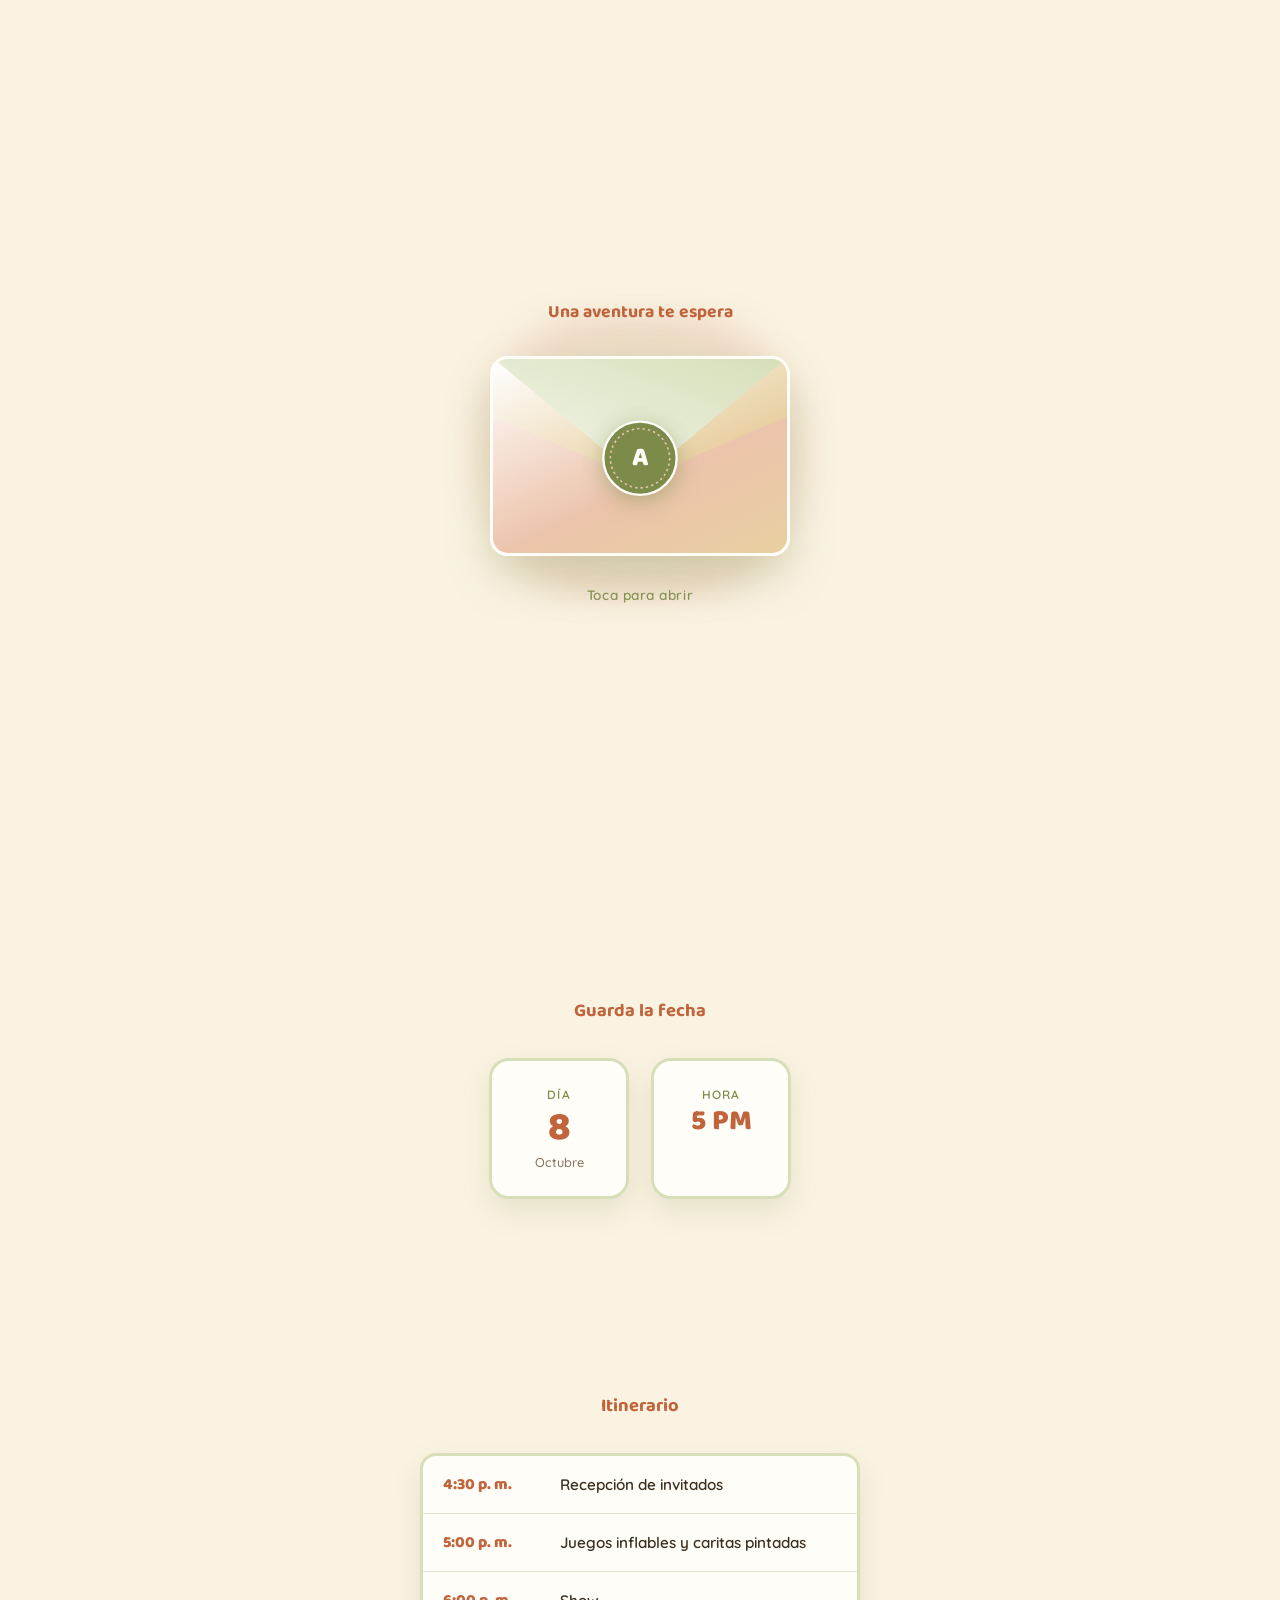
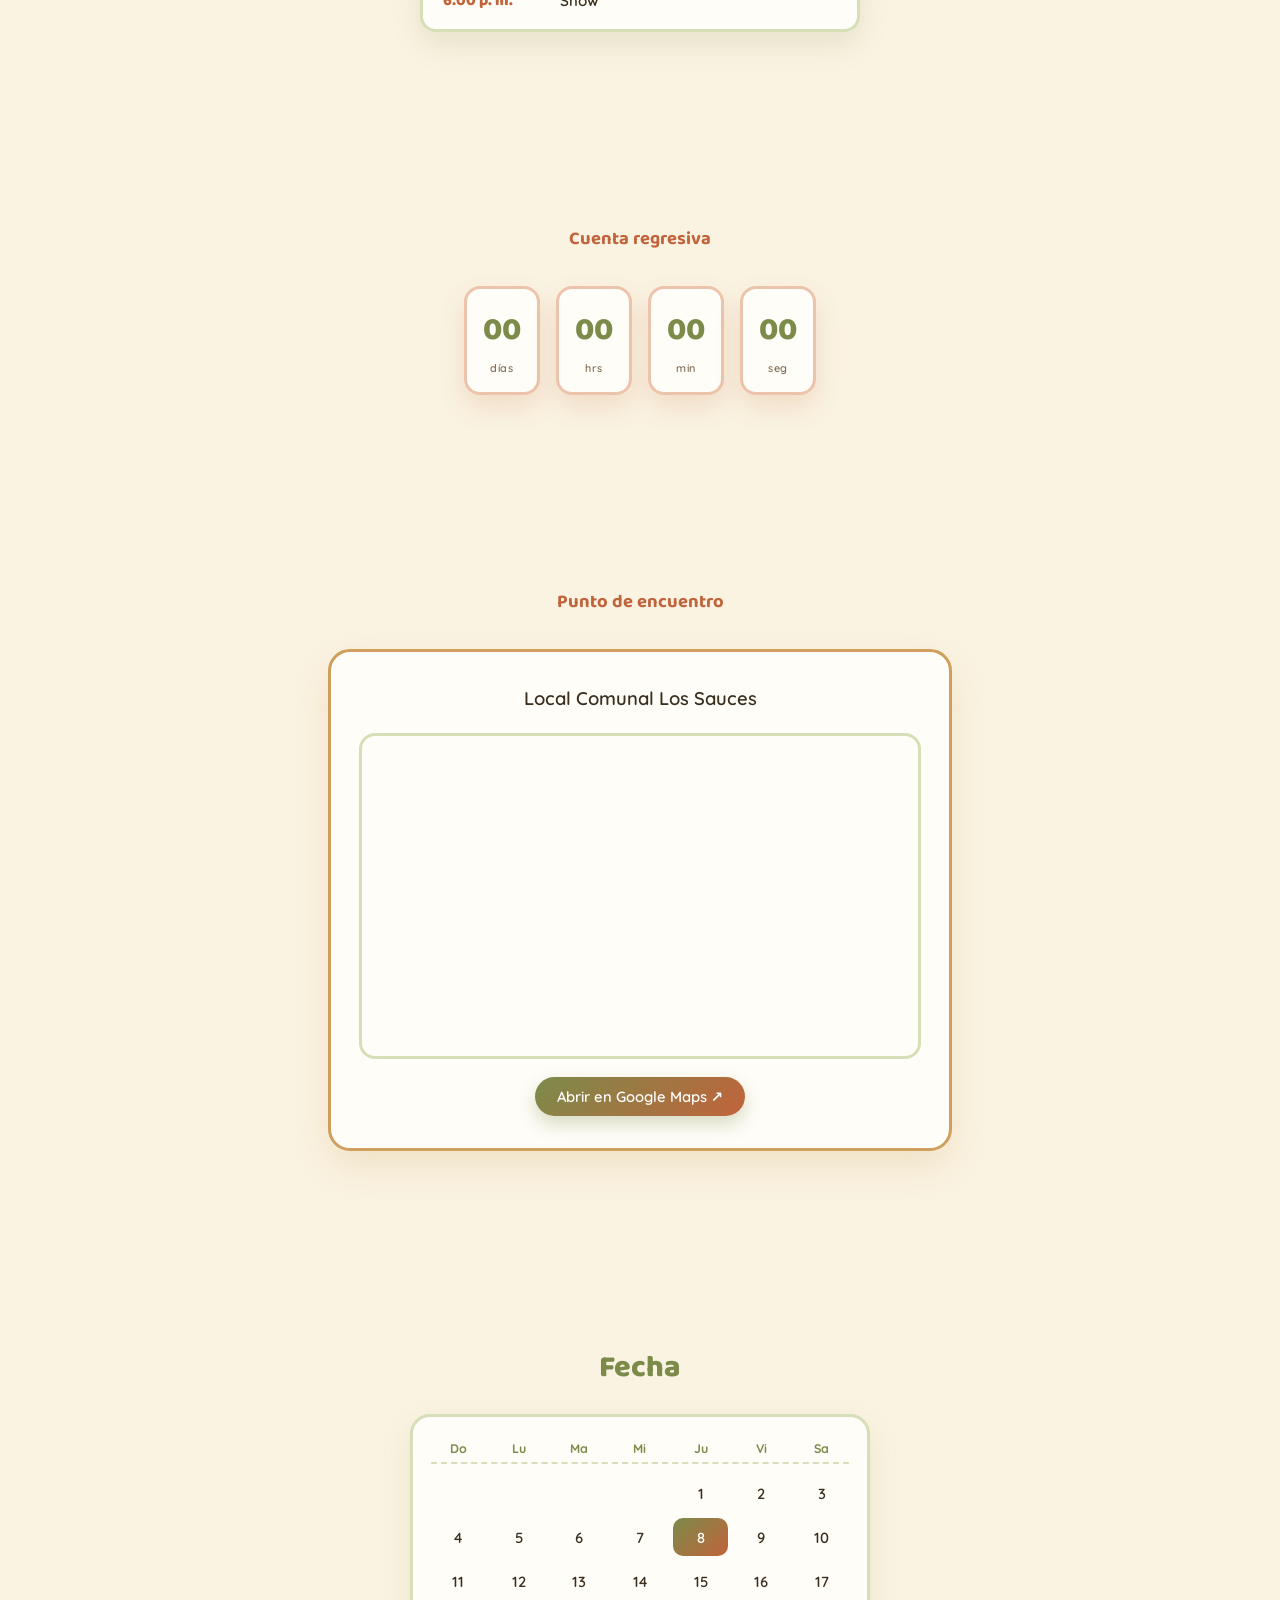
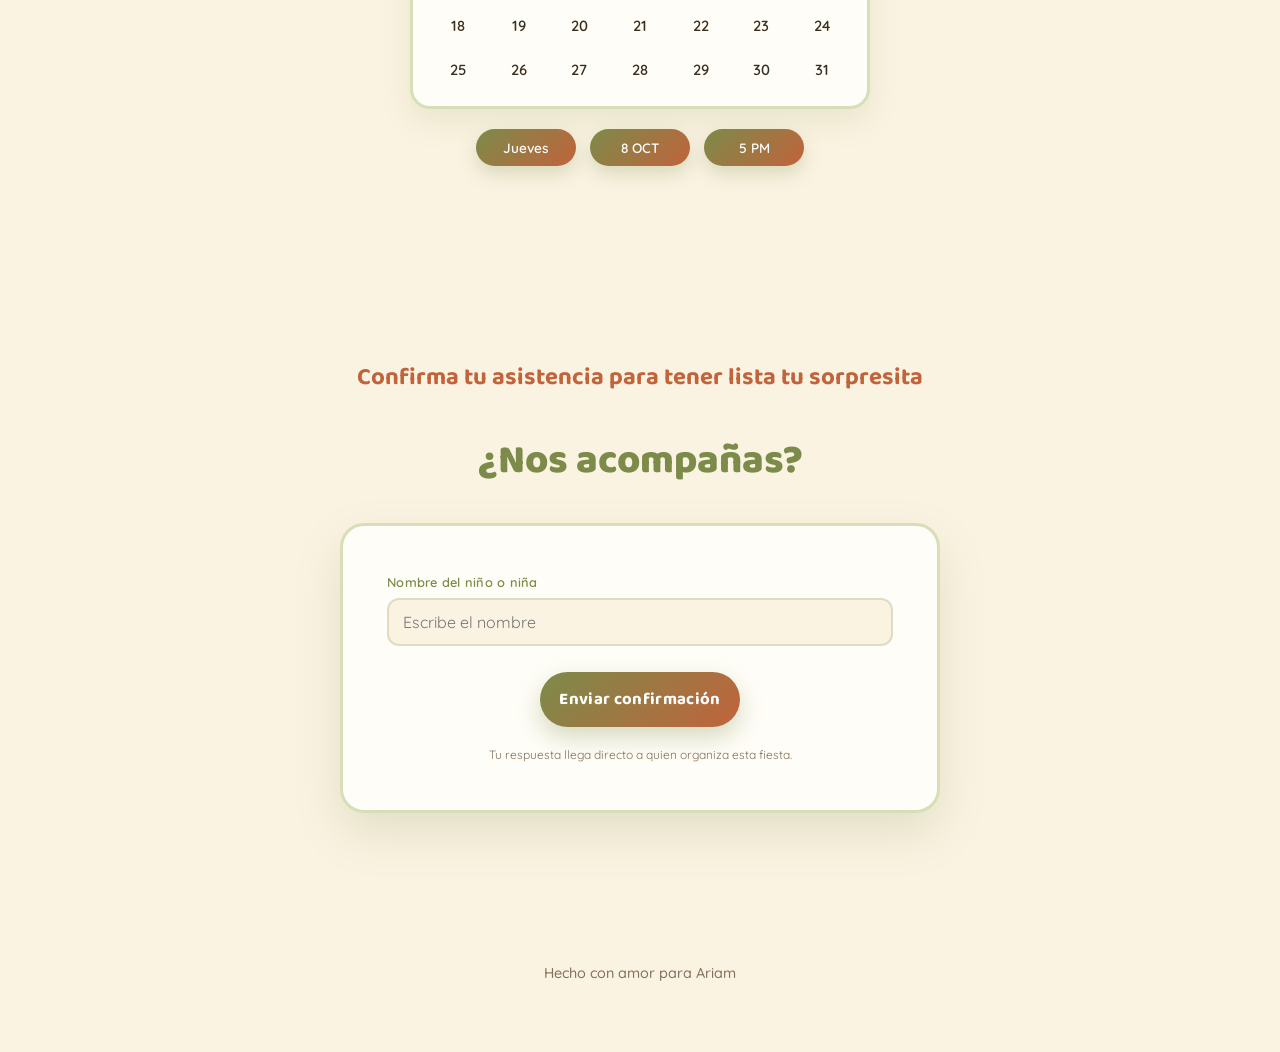
<file: index.html>
<!DOCTYPE html>
<html lang="es">
<head>
<meta charset="UTF-8">
<meta name="viewport" content="width=device-width, initial-scale=1.0">
<title>Cumpleaños de Ariam — Invitación</title>
<link rel="preconnect" href="https://fonts.googleapis.com">
<link rel="preconnect" href="https://fonts.gstatic.com" crossorigin>
<link href="https://fonts.googleapis.com/css2?family=Baloo+2:wght@500;700;800&family=Quicksand:wght@400;500;600;700&display=swap" rel="stylesheet">
<link rel="stylesheet" href="css/style.css">
</head>
<body>

  <!-- Capa de fondo: desierto + imágenes flotantes animadas (reemplázalas por tus imágenes de Grogu) -->
  <div class="wallpaper" aria-hidden="true">
    <img class="floater f1" src="images/grogu_.png" alt="">
    <img class="floater f2" src="images/grogu_.png" alt="">
    <img class="floater f3" src="images/grogu_.png" alt="">
    <img class="floater f4" src="images/grogu_.png" alt="">
    <img class="floater f5" src="images/grogu_.png" alt="">
    <img class="floater f6" src="images/grogu_.png" alt="">
    <img class="floater f7" src="images/grogu_.png" alt="">
    <img class="floater f8" src="images/grogu_.png" alt="">
  </div>

  <!-- Pantalla de sobre / apertura -->
  <section id="envelope-screen" class="envelope-screen">
    <p class="envelope-eyebrow">Una aventura te espera</p>

    <div class="envelope" id="envelope">
      <div class="envelope-glow" aria-hidden="true"></div>
      <div class="envelope-back"></div>
      <div class="envelope-flap"></div>
      <div class="envelope-body"></div>

      <button class="seal" id="sigilBtn" aria-label="Toca para abrir la invitación">
        <svg viewBox="0 0 100 100" class="seal-svg">
          <circle cx="50" cy="50" r="47" class="seal-ring-outer"/>
          <circle cx="50" cy="50" r="38" class="seal-ring-inner"/>
          <text x="50" y="59" class="seal-text" text-anchor="middle">A</text>
        </svg>
      </button>
    </div>

    <p class="envelope-hint">Toca para abrir</p>
  </section>

  <div class="burst" id="burst" aria-hidden="true"></div>

  <main id="invitation" class="invitation">

    <button class="music-toggle" id="musicToggle" aria-label="Activar o pausar música">
      <span class="music-icon">♪</span>
    </button>

    <audio id="bgMusic" loop preload="none">
      <source src="audio/Lullaby Baby Trio - Star Wars Main Theme - (256 Kbps).mp3" type="audio/mpeg">
    </audio>

    <!-- Hero -->
    <section class="hero">
      <div class="hero-frame">
        <div class="image-slot hero-image-slot">
          <img id="heroImg" src="images/hero.jpg" alt="Foto de Ariam" loading="lazy">
        </div>
      </div>

      <p class="hero-eyebrow">Que la fuerza nos acompañe celebrando con</p>
      <h1 class="hero-name">Ariam</h1>

      <div class="hero-age-badge">
        <span class="hero-age-num">5</span>
        <span class="hero-age-label">años</span>
      </div>

      <div class="hero-date-row">
        <span class="hero-date-pill">8</span>
        <span class="hero-date-text">de Octubre</span>
      </div>

      <p class="hero-tagline"></p>

      <svg class="scroll-cue" viewBox="0 0 24 24" aria-hidden="true"><path d="M12 4v14m0 0l-6-6m6 6l6-6" stroke="currentColor" stroke-width="2" fill="none" stroke-linecap="round" stroke-linejoin="round"/></svg>
    </section>

    <!-- Detalle día / hora -->
    <section class="section detail-section">
      <p class="section-intro">Guarda la fecha</p>
      <div class="detail-grid">
        <div class="detail-card">
          <span class="detail-label">Día</span>
          <span class="detail-value">8</span>
          <span class="detail-sub">Octubre</span>
        </div>
        <div class="detail-card">
          <span class="detail-label">Hora</span>
          <!-- EDITAR: cuando definan la hora, cambien HORA_DEFINIDA y FECHA_EVENTO en js/script.js -->
          <span class="detail-value detail-value--small" id="horaTexto">Por confirmar</span>
        </div>
      </div>
    </section>

    <!-- Itinerario -->
    <section class="section itinerary-section">
      <p class="section-intro">Itinerario</p>
      <ol class="itinerary-list">
        <li class="itinerary-item">
          <time datetime="16:30">4:30 p. m.</time>
          <span>Recepción de invitados</span>
        </li>
        <li class="itinerary-item">
          <time datetime="17:00">5:00 p. m.</time>
          <span>Juegos inflables y caritas pintadas</span>
        </li>
        <li class="itinerary-item">
          <time datetime="18:00">6:00 p. m.</time>
          <span>Show</span>
        </li>
      </ol>
    </section>

    <!-- Cuenta regresiva -->
    <section class="section countdown-section">
      <p class="section-intro">Cuenta regresiva</p>
      <div class="countdown" id="countdown">
        <div class="cd-unit"><span class="cd-num" id="cd-days">00</span><span class="cd-label">días</span></div>
        <div class="cd-unit"><span class="cd-num" id="cd-hours">00</span><span class="cd-label">hrs</span></div>
        <div class="cd-unit"><span class="cd-num" id="cd-mins">00</span><span class="cd-label">min</span></div>
        <div class="cd-unit"><span class="cd-num" id="cd-secs">00</span><span class="cd-label">seg</span></div>
      </div>
    </section>

    <!-- Ubicación -->
    <section class="section location-section">
      <p class="section-intro">Punto de encuentro</p>
      <div class="location-card">
        <p class="location-address">Local Comunal Los Sauces</p>

        <div class="map-embed">
          <iframe
            src="https://www.google.com/maps/embed?pb=!1m18!1m12!1m3!1d487.7038802312844!2d-76.98362977603932!3d-12.068887495614744!2m3!1f0!2f0!3f0!3m2!1i1024!2i768!4f13.1!3m3!1m2!1s0x9105c7d8de10f3a9%3A0xa83a6036469f2420!2sLocal%20Comunal%20Los%20Sauces!5e0!3m2!1ses-419!2spe!4v1790294427366!5m2!1ses-419!2spe"
            width="600" height="450" style="border:0;" allowfullscreen="" loading="lazy" referrerpolicy="strict-origin-when-cross-origin"></iframe>
        </div>

        <a class="location-link" href="https://maps.app.goo.gl/1DAetXnMuc4ATocx7" target="_blank" rel="noopener">Abrir en Google Maps ↗</a>
      </div>
    </section>

    <!-- Calendario -->
    <section class="section calendar-section">
      <h3 class="calendar-title">Fecha</h3>
      <div id="miniCalendar" class="calendar" aria-label="Calendario" role="application"></div>
      <div class="calendar-pills">
        <div class="pill" id="pill-day">--</div>
        <div class="pill" id="pill-date">--</div>
        <div class="pill" id="pill-time">--</div>
      </div>
    </section>

    <!-- RSVP -->
    <section class="section rsvp-section">
      <p class="section-intro">Confirma tu asistencia para tener lista tu sorpresita</p>
      <h3 class="rsvp-title">¿Nos acompañas?</h3>

      <form id="rsvpForm" class="rsvp-form" novalidate>
        <!-- Anti-spam (campo oculto: si un bot lo llena, Formspree descarta el envío) -->
        <input type="text" name="_gotcha" tabindex="-1" autocomplete="off" style="display:none">

        <label class="field">
          <span class="field-label">Nombre del niño o niña</span>
          <input type="text" name="nombre" required autocomplete="off" placeholder="Escribe el nombre">
        </label>

        <p class="form-error" id="formError" role="alert" hidden></p>

        <button type="submit" class="submit-btn" id="submitBtn">Enviar confirmación</button>
        <p class="form-note">Tu respuesta llega directo a quien organiza esta fiesta.</p>
      </form>

      <div class="rsvp-success" id="rsvpSuccess" hidden>
        <div class="success-badge" aria-hidden="true">
          <svg viewBox="0 0 52 52"><circle cx="26" cy="26" r="24" class="sb-circle"/><path d="M15 27l8 8 15-16" class="sb-check"/></svg>
        </div>
        <h4 class="success-title" id="successTitle">¡Confirmación enviada!</h4>
        <p class="success-text" id="successText">Nos vemos el 8 de octubre.</p>
      </div>
    </section>

    <footer class="footer">
      <p>Hecho con amor para Ariam</p>
    </footer>

  </main>

<script src="js/script.js"></script>
</body>
</html>
</file>
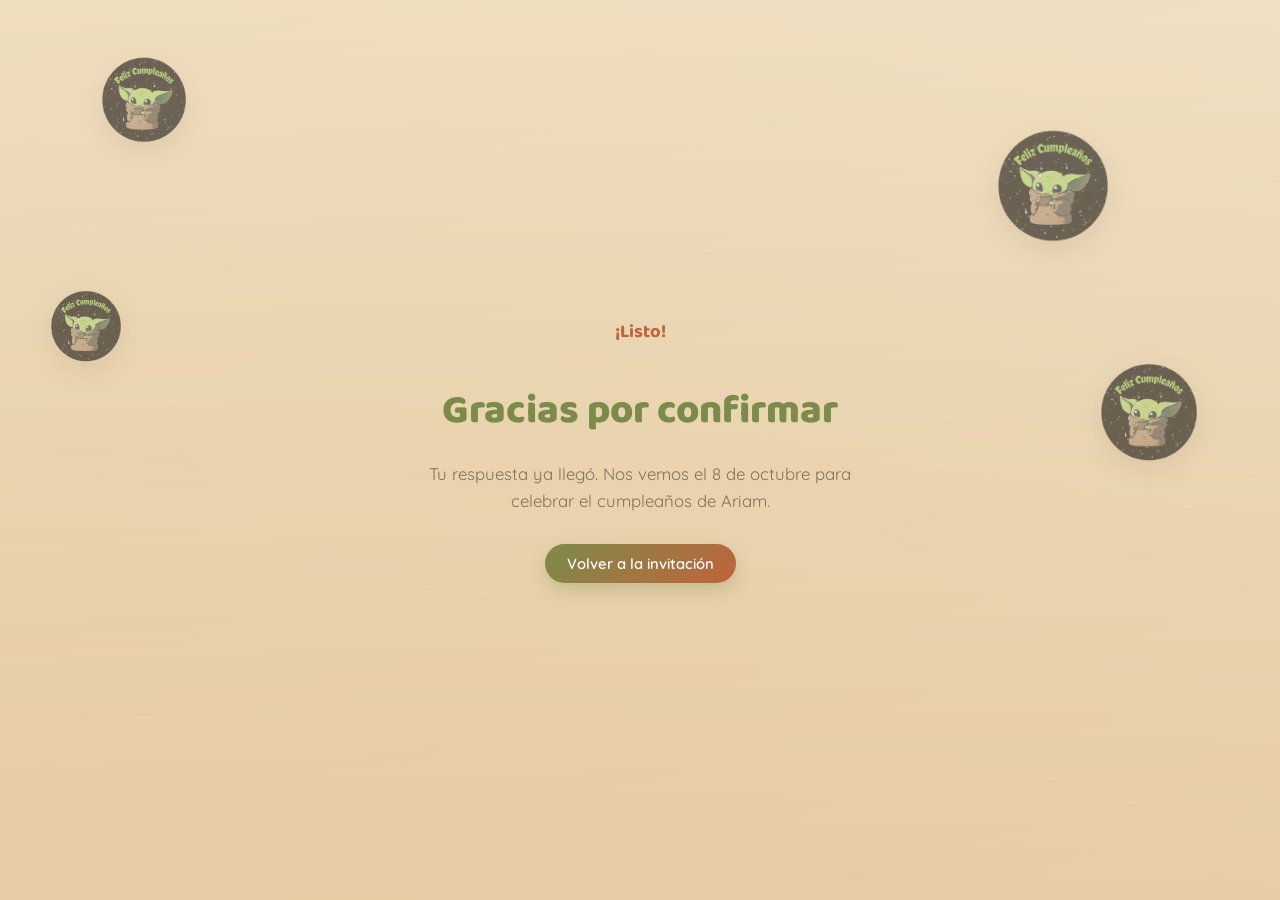
<file: gracias.html>
<!DOCTYPE html>
<html lang="es">
<head>
<meta charset="UTF-8">
<meta name="viewport" content="width=device-width, initial-scale=1.0">
<title>¡Gracias! — Cumpleaños de Ariam</title>
<link rel="preconnect" href="https://fonts.googleapis.com">
<link rel="preconnect" href="https://fonts.gstatic.com" crossorigin>
<link href="https://fonts.googleapis.com/css2?family=Baloo+2:wght@500;700;800&family=Quicksand:wght@400;500;600;700&display=swap" rel="stylesheet">
<link rel="stylesheet" href="css/style.css">
</head>
<body>

  <div class="wallpaper" aria-hidden="true">
    <img class="floater f1" src="images/grogu_.png" alt="">
    <img class="floater f2" src="images/grogu_.png" alt="">
    <img class="floater f3" src="images/grogu_.png" alt="">
    <img class="floater f4" src="images/grogu_.png" alt="">
  </div>

  <main class="invitation" style="min-height:100vh; display:flex; align-items:center; justify-content:center;">
    <section class="section" style="text-align:center;">
      <p class="section-intro">¡Listo!</p>
      <h1 class="rsvp-title" style="margin-bottom:18px;">Gracias por confirmar</h1>
      <p class="hero-tagline" style="margin:0 auto 30px;">Tu respuesta ya llegó. Nos vemos el 8 de octubre para celebrar el cumpleaños de Ariam.</p>
      <a href="index.html" class="location-link">Volver a la invitación</a>
    </section>
  </main>

</body>
</html>
</file>
<file: css/style.css>
:root {
  --sand: #e8cfa0;
  --sand-dark: #cf9f5e;
  --terracotta: #c1633b;
  --terracotta-soft: #ecc4ac;
  --moss: #7c8b4a;
  --moss-soft: #d6dfb8;
  --cream: #faf3e2;
  --white: #fffdf7;
  --ink: #3a2e1f;
  --ink-soft: #83705a;
  --line: rgba(124,139,74,0.22);

  --font-display: 'Baloo 2', 'Quicksand', system-ui, sans-serif;
  --font-body: 'Quicksand', system-ui, -apple-system, 'Segoe UI', Roboto, Arial, sans-serif;
}

* { box-sizing: border-box; }

html { scroll-behavior: smooth; }

body {
  margin: 0;
  font-family: var(--font-body);
  color: var(--ink);
  -webkit-font-smoothing: antialiased;
  -moz-osx-font-smoothing: grayscale;
  overflow-x: hidden;
  background-color: var(--cream);
}

img { max-width: 100%; display: block; }

button {
  font-family: inherit;
  cursor: pointer;
  border: none;
  background: none;
}

@media (prefers-reduced-motion: reduce) {
  *, *::before, *::after {
    animation-duration: 0.001ms !important;
    animation-iteration-count: 1 !important;
    transition-duration: 0.001ms !important;
  }
}

/* ---------- Papel tapiz de fondo (arena + imágenes flotantes) ---------- */

.wallpaper {
  position: fixed;
  inset: 0;
  z-index: 0;
  overflow: hidden;
  background-color: var(--cream);
  background-image: url('../images/background.jpg');
  background-size: cover;
  background-position: center;
  background-repeat: no-repeat;
  pointer-events: none;
}

/* Balanceo angular sutil para mantener las imágenes erguidas y darles vida. */
.floater {
  position: absolute;
  width: 90px;
  opacity: 0.55;
  animation: gentle-wobble 5s ease-in-out infinite alternate;
  filter: drop-shadow(0 8px 14px rgba(58,46,31,0.18));
}

@keyframes gentle-wobble {
  from { transform: rotate(-20deg); }
  to { transform: rotate(20deg); }
}

.f1 { top: 6%;  left: 8%;  width: 84px;  animation-duration: 4.2s; }
.f2 { top: 14%; left: 78%; width: 110px; animation-duration: 5.1s; animation-delay: -1.2s; }
.f3 { top: 32%; left: 4%;  width: 70px;  animation-duration: 3.8s; animation-delay: -0.6s; }
.f4 { top: 40%; left: 86%; width: 96px;  animation-duration: 4.7s; animation-delay: -2.1s; }
.f5 { top: 58%; left: 10%; width: 88px;  animation-duration: 4.4s; animation-delay: -1.7s; }
.f6 { top: 66%; left: 80%; width: 74px;  animation-duration: 3.6s; animation-delay: -0.3s; }
.f7 { top: 82%; left: 6%;  width: 100px; animation-duration: 5.4s; animation-delay: -2.6s; }
.f8 { top: 88%; left: 74%; width: 82px;  animation-duration: 4.0s; animation-delay: -1.0s; }

/* ---------- Pantalla de sobre ---------- */

.envelope-screen {
  position: fixed;
  inset: 0;
  z-index: 20;
  display: flex;
  flex-direction: column;
  align-items: center;
  justify-content: center;
  text-align: center;
  background-color: var(--cream);
  gap: 30px;
  padding: 32px 20px;
  transition: opacity 0.7s ease, visibility 0.7s ease;
  overflow: hidden;
}

.envelope-screen::before {
  content: '';
  position: absolute;
  inset: 0;
  background: rgba(250,243,226,0.4);
  pointer-events: none;
}

.envelope-screen > * {
  position: relative;
  z-index: 1;
}

.envelope-screen.is-hidden {
  opacity: 0;
  visibility: hidden;
  pointer-events: none;
}

.envelope-eyebrow {
  font-family: var(--font-display);
  font-weight: 700;
  font-size: 1.1rem;
  color: var(--terracotta);
  margin: 0;
}

.envelope {
  position: relative;
  width: min(72vw, 300px);
  aspect-ratio: 3 / 2;
}

.envelope-glow {
  position: absolute;
  inset: -22%;
  background: radial-gradient(circle, rgba(124,139,74,0.25), rgba(193,99,59,0.15) 55%, transparent 70%);
  filter: blur(12px);
  animation: pulse-glow 2.6s ease-in-out infinite;
}

@keyframes pulse-glow {
  0%, 100% { opacity: 0.6; transform: scale(1); }
  50% { opacity: 1; transform: scale(1.06); }
}

.envelope-back {
  position: absolute;
  inset: 0;
  background: linear-gradient(155deg, #fff, var(--sand) 60%, var(--moss-soft));
  border-radius: 18px;
  box-shadow: 0 20px 45px rgba(124,139,74,0.25);
  border: 3px solid var(--white);
}

.envelope-body {
  position: absolute;
  inset: 0;
  border-radius: 18px;
  background: linear-gradient(155deg, #fff, var(--terracotta-soft) 60%, var(--sand));
  clip-path: polygon(0 100%, 100% 100%, 100% 30%, 50% 62%, 0 30%);
  z-index: 2;
  border: 3px solid var(--white);
  border-top: none;
}

.envelope-flap {
  position: absolute;
  inset: 0;
  clip-path: polygon(0 0, 100% 0, 50% 62%);
  background: linear-gradient(200deg, var(--moss-soft), #fff);
  border-radius: 18px 18px 0 0;
  z-index: 1;
  box-shadow: inset 0 -10px 16px -8px rgba(124,139,74,0.18);
  border: 3px solid var(--white);
}

.seal {
  position: absolute;
  top: 50%;
  left: 50%;
  width: 30%;
  aspect-ratio: 1;
  transform: translate(-50%, -46%);
  z-index: 3;
  border-radius: 50%;
  transition: transform 0.25s ease;
}

.seal:hover { transform: translate(-50%, -46%) scale(1.08); }
.seal:active { transform: translate(-50%, -46%) scale(0.94); }

.seal-svg { width: 100%; height: 100%; overflow: visible; }

.seal-ring-outer {
  fill: var(--moss);
  stroke: var(--white);
  stroke-width: 3;
  filter: drop-shadow(0 6px 14px rgba(124,139,74,0.5));
}

.seal-ring-inner {
  fill: none;
  stroke: var(--terracotta-soft);
  stroke-width: 2;
  stroke-dasharray: 3 4;
}

.seal-text {
  font-family: var(--font-display);
  font-size: 34px;
  font-weight: 800;
  fill: #fffdf8;
}

.envelope-hint {
  font-family: var(--font-body);
  font-weight: 600;
  font-size: 0.85rem;
  letter-spacing: 0.04em;
  color: var(--moss);
  opacity: 0.9;
  margin: 0;
  animation: hint-bounce 1.6s ease-in-out infinite;
}

@keyframes hint-bounce {
  0%, 100% { transform: translateY(0); opacity: 0.7; }
  50% { transform: translateY(5px); opacity: 1; }
}

/* ---------- Estallido al abrir ---------- */

.burst {
  position: fixed;
  inset: 0;
  z-index: 25;
  pointer-events: none;
  display: flex;
  align-items: center;
  justify-content: center;
  opacity: 0;
}

.burst.is-active { opacity: 1; }

.burst span {
  position: absolute;
  width: 8px;
  height: 8px;
  border-radius: 50%;
  top: 50%;
  left: 50%;
}

/* ---------- Contenedor principal ---------- */

.invitation {
  position: relative;
  z-index: 1;
  min-height: 100vh;
}

.music-toggle {
  position: fixed;
  top: 18px;
  right: 18px;
  z-index: 15;
  width: 46px;
  height: 46px;
  border-radius: 50%;
  background: linear-gradient(135deg, var(--moss), var(--terracotta));
  border: 3px solid var(--white);
  color: #fff;
  font-size: 1.1rem;
  display: flex;
  align-items: center;
  justify-content: center;
  box-shadow: 0 8px 20px rgba(124,139,74,0.35);
}

.music-toggle.is-playing .music-icon { animation: note-pulse 1.2s ease-in-out infinite; }

@keyframes note-pulse {
  0%, 100% { transform: scale(1); }
  50% { transform: scale(1.25); }
}

.section {
  padding: 72px 24px;
  max-width: 640px;
  margin: 0 auto;
}

.section-intro {
  font-family: var(--font-display);
  font-weight: 700;
  font-size: 1.15rem;
  color: var(--terracotta);
  text-align: center;
  margin: 0 0 32px;
}

/* ---------- Hero ---------- */

.hero {
  min-height: 100vh;
  display: flex;
  flex-direction: column;
  align-items: center;
  justify-content: center;
  text-align: center;
  padding: 96px 24px 56px;
  gap: 18px;
}

.hero-frame {
  width: min(62vw, 260px);
  border-radius: 22px;
  border: 5px solid var(--white);
  padding: 8px;
  background: linear-gradient(135deg, var(--moss), var(--terracotta), var(--sand-dark));
  box-shadow: 0 20px 44px rgba(124,139,74,0.28);
}

.hero-image-slot { aspect-ratio: 4 / 5; overflow: hidden; border-radius: 16px; }
.hero-image-slot img { width: 100%; height: 100%; object-fit: cover; }

.hero-eyebrow {
  font-family: var(--font-body);
  font-weight: 500;
  font-size: 1.05rem;
  color: var(--ink-soft);
  margin: 6px 0 0;
  max-width: 34ch;
}

.hero-name {
  font-family: var(--font-display);
  font-weight: 800;
  font-size: clamp(2.6rem, 10vw, 4.2rem);
  margin: 0;
  line-height: 1.05;
  color: var(--moss);
  filter: drop-shadow(0 3px 0 rgba(255,255,255,0.7));
}

.hero-age-badge {
  display: flex;
  align-items: baseline;
  gap: 6px;
  background: var(--terracotta);
  color: #fff;
  border-radius: 999px;
  padding: 8px 20px;
  box-shadow: 0 8px 18px rgba(193,99,59,0.3);
}

.hero-age-num {
  font-family: var(--font-display);
  font-weight: 800;
  font-size: 1.5rem;
}

.hero-age-label {
  font-family: var(--font-body);
  font-weight: 600;
  font-size: 0.9rem;
}

.hero-date-row {
  display: flex;
  align-items: center;
  gap: 12px;
}

.hero-date-pill {
  font-family: var(--font-display);
  font-size: 1.7rem;
  font-weight: 800;
  color: #fff;
  background: linear-gradient(135deg, var(--moss), var(--sand-dark));
  border-radius: 50%;
  width: 54px;
  height: 54px;
  display: flex;
  align-items: center;
  justify-content: center;
  box-shadow: 0 8px 18px rgba(124,139,74,0.3);
}

.hero-date-text {
  font-family: var(--font-body);
  font-weight: 600;
  font-size: 0.98rem;
  color: var(--ink-soft);
}

.hero-tagline {
  font-size: 1.05rem;
  line-height: 1.6;
  color: var(--ink-soft);
  max-width: 42ch;
  margin: 4px 0 0;
}

.scroll-cue {
  width: 24px;
  height: 24px;
  color: var(--moss);
  opacity: 0.8;
  margin-top: 10px;
  animation: cue-bounce 1.6s ease-in-out infinite;
}

@keyframes cue-bounce {
  0%, 100% { transform: translateY(0); }
  50% { transform: translateY(7px); }
}

/* ---------- Detalle día / hora ---------- */

.detail-grid {
  display: flex;
  justify-content: center;
  gap: 22px;
  flex-wrap: wrap;
}

.detail-card {
  background: var(--white);
  border: 3px solid var(--moss-soft);
  border-radius: 20px;
  padding: 26px 32px;
  display: flex;
  flex-direction: column;
  align-items: center;
  gap: 4px;
  min-width: 140px;
  box-shadow: 0 12px 28px rgba(124,139,74,0.16);
}

.detail-label {
  font-family: var(--font-body);
  font-weight: 600;
  font-size: 0.75rem;
  letter-spacing: 0.1em;
  color: var(--moss);
  text-transform: uppercase;
}

.detail-value {
  font-family: var(--font-display);
  font-size: 2.5rem;
  font-weight: 800;
  color: var(--terracotta);
  line-height: 1.1;
}

.detail-value--small {
  font-size: 1.8rem;
  text-align: center;
}

.detail-sub {
  font-family: var(--font-body);
  font-weight: 500;
  font-size: 0.8rem;
  color: var(--ink-soft);
}

/* ---------- Itinerario ---------- */

.itinerary-list {
  max-width: 440px;
  margin: 0 auto;
  padding: 0;
  list-style: none;
  background: var(--white);
  border: 3px solid var(--moss-soft);
  border-radius: 16px;
  box-shadow: 0 12px 28px rgba(124,139,74,0.16);
  overflow: hidden;
}

.itinerary-item {
  display: grid;
  grid-template-columns: 105px minmax(0, 1fr);
  align-items: center;
  gap: 12px;
  padding: 16px 20px;
  text-align: left;
}

.itinerary-item + .itinerary-item {
  border-top: 1px solid var(--line);
}

.itinerary-item time {
  font-family: var(--font-display);
  font-size: 1rem;
  font-weight: 800;
  color: var(--terracotta);
  white-space: nowrap;
}

.itinerary-item span {
  font-size: 0.95rem;
  font-weight: 600;
  line-height: 1.4;
  color: var(--ink);
}

/* ---------- Cuenta regresiva ---------- */

.countdown {
  display: flex;
  justify-content: center;
  gap: 16px;
  flex-wrap: wrap;
}

.cd-unit {
  background: var(--white);
  border: 3px solid var(--terracotta-soft);
  border-radius: 16px;
  padding: 16px 10px;
  min-width: 76px;
  text-align: center;
  box-shadow: 0 12px 26px rgba(193,99,59,0.16);
}

.cd-num {
  display: block;
  font-family: var(--font-display);
  font-size: 2rem;
  font-weight: 800;
  color: var(--moss);
}

.cd-label {
  font-family: var(--font-body);
  font-weight: 600;
  font-size: 0.68rem;
  letter-spacing: 0.08em;
  color: var(--ink-soft);
}

/* ---------- Ubicación ---------- */

.location-card {
  background: var(--white);
  border: 3px solid var(--sand-dark);
  border-radius: 22px;
  padding: 32px 28px;
  text-align: center;
  box-shadow: 0 16px 36px rgba(207,159,94,0.2);
}

.location-address {
  font-size: 1.15rem;
  font-weight: 600;
  line-height: 1.6;
  color: var(--ink);
  margin: 0 0 20px;
}

.map-embed {
  border-radius: 16px;
  overflow: hidden;
  border: 3px solid var(--moss-soft);
  margin-bottom: 18px;
}

.map-embed iframe {
  width: 100%;
  height: 320px;
  display: block;
}

.location-link {
  display: inline-block;
  font-family: var(--font-body);
  font-weight: 600;
  font-size: 0.92rem;
  color: #fff;
  text-decoration: none;
  background: linear-gradient(135deg, var(--moss), var(--terracotta));
  padding: 10px 22px;
  border-radius: 999px;
  box-shadow: 0 8px 18px rgba(124,139,74,0.3);
}

.location-link:hover { filter: brightness(1.08); }

/* ---------- Calendario ---------- */

.calendar-section { text-align: center; }

.calendar-title {
  font-family: var(--font-display);
  font-weight: 800;
  margin: 0 0 22px;
  font-size: 1.9rem;
  color: var(--moss);
}

.calendar {
  max-width: 460px;
  margin: 0 auto 20px;
  background: var(--white);
  border: 3px solid var(--moss-soft);
  border-radius: 20px;
  padding: 18px;
  box-shadow: 0 12px 30px rgba(124,139,74,0.14);
}

.calendar .weekdays {
  display: grid;
  grid-template-columns: repeat(7, 1fr);
  gap: 6px;
  padding: 6px 0;
  border-bottom: 2px dashed var(--moss-soft);
  margin-bottom: 10px;
}

.calendar .weekdays div {
  font-family: var(--font-body);
  font-size: 0.78rem;
  color: var(--moss);
  font-weight: 700;
}

.calendar .days {
  display: grid;
  grid-template-columns: repeat(7, 1fr);
  gap: 6px;
}

.calendar .day {
  padding: 8px 4px;
  border-radius: 10px;
  background: transparent;
  color: var(--ink);
  cursor: default;
  height: 38px;
  display: flex;
  align-items: center;
  justify-content: center;
  font-weight: 600;
  font-size: 0.92rem;
}

.calendar .day.disabled { color: rgba(58,46,31,0.15); }

.calendar .day.selected {
  background: linear-gradient(135deg, var(--moss), var(--terracotta));
  color: #fff;
}

.calendar .day.today {
  border: 2px solid var(--terracotta);
  color: var(--ink);
  font-weight: 800;
}

.calendar-pills {
  display: flex;
  gap: 14px;
  justify-content: center;
  margin-top: 8px;
  flex-wrap: wrap;
}

.pill {
  background: linear-gradient(135deg, var(--moss), var(--terracotta));
  color: #fff;
  padding: 10px 18px;
  border-radius: 999px;
  font-family: var(--font-body);
  font-weight: 600;
  font-size: 0.85rem;
  min-width: 100px;
  text-align: center;
  box-shadow: 0 8px 18px rgba(124,139,74,0.25);
}

/* ---------- RSVP ---------- */

.rsvp-section { text-align: center; }

.rsvp-section .section-intro { font-size: 1.5rem; }

.rsvp-title {
  font-family: var(--font-display);
  font-weight: 800;
  font-size: clamp(1.9rem, 6vw, 2.5rem);
  margin: 0 0 30px;
  color: var(--moss);
}

.rsvp-form {
  background: var(--white);
  color: var(--ink);
  border: 3px solid var(--moss-soft);
  border-radius: 24px;
  padding: 32px 24px;
  display: flex;
  flex-direction: column;
  gap: 20px;
  text-align: left;
  box-shadow: 0 20px 46px rgba(124,139,74,0.18);
}

.field {
  display: flex;
  flex-direction: column;
  gap: 8px;
}

.field-label {
  font-family: var(--font-body);
  font-weight: 600;
  font-size: 0.8rem;
  letter-spacing: 0.02em;
  color: var(--moss);
}

.field input[type="text"],
.field input[type="number"],
.field textarea {
  font-family: var(--font-body);
  font-size: 1rem;
  padding: 12px 14px;
  border-radius: 12px;
  border: 2px solid var(--line);
  background: var(--cream);
  color: var(--ink);
  resize: vertical;
  width: 100%;
  min-width: 0;
}

.field input:focus,
.field textarea:focus {
  border-color: var(--terracotta);
  outline: 2px solid rgba(193,99,59,0.2);
  outline-offset: 1px;
}

.field-row {
  display: grid;
  grid-template-columns: 1fr;
  gap: 16px;
}

.field-radio-group {
  border: none;
  margin: 0;
  padding: 0;
  display: flex;
  flex-direction: row;
  flex-wrap: wrap;
  gap: 10px;
  align-items: center;
}

.radio-pill {
  display: flex;
  align-items: center;
  gap: 10px;
  background: var(--cream);
  border: 2px solid var(--line);
  border-radius: 12px;
  padding: 12px 14px;
  font-size: 0.95rem;
  font-weight: 500;
  cursor: pointer;
  transition: border-color 0.2s ease, background 0.2s ease;
}

.radio-pill:has(input:checked) {
  border-color: var(--terracotta);
  background: rgba(193,99,59,0.08);
}

.radio-pill input { accent-color: var(--terracotta); }

.submit-btn {
  font-family: var(--font-display);
  font-weight: 700;
  letter-spacing: 0.02em;
  font-size: 1.05rem;
  color: #fff;
  background: linear-gradient(135deg, var(--moss), var(--terracotta));
  padding: 14px;
  border-radius: 999px;
  margin-top: 6px;
  transition: transform 0.2s ease, box-shadow 0.2s ease, filter 0.2s ease;
  width: fit-content;
  align-self: center;
  box-shadow: 0 10px 24px rgba(124,139,74,0.32);
}

.submit-btn:hover {
  filter: brightness(1.06);
  transform: translateY(-1px);
  box-shadow: 0 14px 28px rgba(193,99,59,0.36);
}

.form-note {
  font-size: 0.75rem;
  text-align: center;
  color: var(--ink-soft);
  margin: 0;
}

.rsvp-success {
  background: var(--white);
  color: var(--ink);
  border: 3px solid var(--moss-soft);
  border-radius: 24px;
  padding: 40px 24px;
  text-align: center;
  font-weight: 600;
  box-shadow: 0 20px 46px rgba(124,139,74,0.2);
}

/* ---------- RSVP: mensajes de error y éxito ---------- */

.field-label em { font-style: normal; font-weight: 500; color: var(--ink-soft); }

.form-error {
  margin: 0;
  padding: 10px 14px;
  border-radius: 12px;
  background: rgba(193,99,59,0.12);
  border: 2px solid var(--terracotta-soft);
  color: var(--terracotta);
  font-size: 0.85rem;
  font-weight: 600;
  text-align: center;
}

.submit-btn:disabled { opacity: 0.7; cursor: wait; transform: none; }

.rsvp-success { animation: rsvp-pop 0.5s cubic-bezier(.2,.9,.3,1.2); }
.rsvp-success[hidden], .rsvp-form[hidden], .form-error[hidden] { display: none; }

@keyframes rsvp-pop {
  from { opacity: 0; transform: scale(0.92) translateY(10px); }
  to   { opacity: 1; transform: none; }
}

.success-badge { width: 84px; height: 84px; margin: 0 auto 16px; }
.success-badge svg { width: 100%; height: 100%; }
.sb-circle { fill: var(--moss-soft); stroke: var(--moss); stroke-width: 2.5; }
.sb-check {
  fill: none;
  stroke: var(--moss);
  stroke-width: 4;
  stroke-linecap: round;
  stroke-linejoin: round;
  stroke-dasharray: 40;
  stroke-dashoffset: 40;
  animation: sb-draw 0.5s 0.3s ease forwards;
}
@keyframes sb-draw { to { stroke-dashoffset: 0; } }

.success-title {
  font-family: var(--font-display);
  font-weight: 800;
  font-size: 1.6rem;
  margin: 0 0 8px;
  color: var(--moss);
}
.success-text { margin: 0; color: var(--ink-soft); line-height: 1.5; font-weight: 500; }

.footer {
  text-align: center;
  padding: 40px 24px 56px;
  font-family: var(--font-body);
  font-weight: 500;
  font-size: 0.9rem;
  color: var(--ink-soft);
}

/* ---------- Responsive ---------- */

@media (min-width: 700px) {
  .rsvp-form { padding: 48px; }

  .field-row {
    grid-template-columns: repeat(2, minmax(0, 1fr));
    gap: 18px;
  }

  .field { width: 100%; min-width: 0; }
  .field-radio-group { width: 100%; gap: 12px; }
  .submit-btn { min-width: 200px; width: auto; align-self: center; }
}

@media (min-width: 1200px) {
  .section { max-width: 720px; padding: 96px 48px; }
  .hero-tagline { max-width: 48ch; }
  .rsvp-form { padding: 48px 44px; max-width: 600px; margin: 0 auto; }
}

@media (max-width: 580px) {
  .rsvp-form { padding: 24px 16px; }
  .field-row { gap: 14px; }
  .field { gap: 8px; }
  .field-label { font-size: 0.74rem; }
  .submit-btn { padding: 14px; }
  .floater { width: 60px !important; opacity: 0.45; }
}

@media (max-width: 480px) {
  .field-row { grid-template-columns: 1fr; gap: 12px; }
  .field { flex-direction: column; align-items: stretch; gap: 8px; }
  .field-radio-group { flex-direction: column; gap: 8px; }
  .submit-btn { width: 100%; align-self: stretch; }
}

@media (max-width: 420px) {
  .field-label { font-size: 0.7rem; }
  .submit-btn { width: 100%; }
}

@media (max-width: 380px) {
  .countdown { gap: 10px; }
  .cd-unit { min-width: 64px; padding: 12px 6px; }
  .detail-grid { gap: 14px; }
  .detail-card { padding: 22px 22px; min-width: 120px; }
}
</file>
